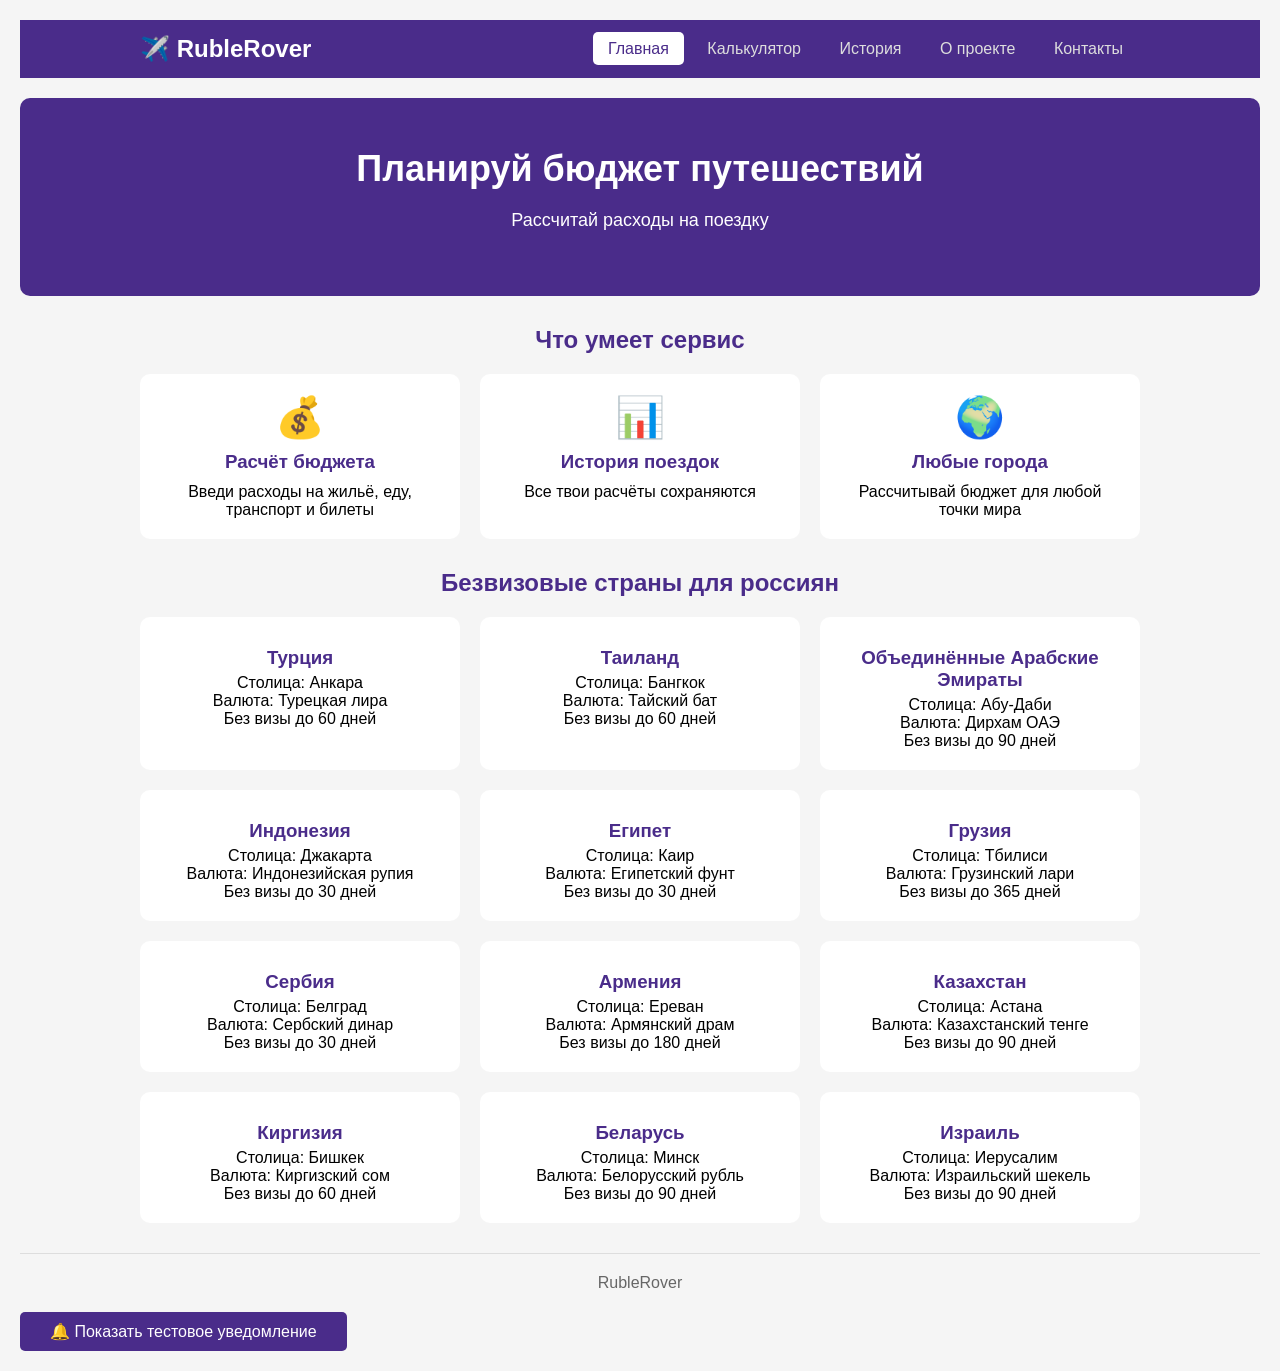
<file: index.html>
<!DOCTYPE html>
<html lang="ru">
<head>
    <meta charset="UTF-8">
    <meta name="viewport" content="width=device-width, initial-scale=1.0">
    <title>RubleRover | Главная</title>
    <link rel="manifest" href="manifest.json">
    <link rel="stylesheet" href="style.css">
</head>
<body>
<!-- Кнопка установки приложения -->
<button id="installButton" style="display:none; position:fixed; bottom:20px; right:20px; padding:14px 28px; background:#4a2c8a; color:white; border:none; border-radius:50px; font-size:16px; font-weight:bold; cursor:pointer; box-shadow:0 4px 15px rgba(74,44,138,0.4); z-index:999;">
    📱 Установить приложение
</button>
    <header>
        <div class="header-content">
            <div class="logo">✈️ RubleRover</div>
            <nav>
                <a href="index.html" class="active">Главная</a>
                <a href="calculator.html">Калькулятор</a>
                <a href="history.html">История</a>
                <a href="about.html">О проекте</a>
                <a href="contacts.html">Контакты</a>
            </nav>
        </div>
    </header>

    <div class="banner">
        <h1>Планируй бюджет путешествий</h1>
        <p>Рассчитай расходы на поездку</p>
    </div>

    <div class="features">
        <h2>Что умеет сервис</h2>
        <div class="features-grid">
            <div class="feature-card">
                <div class="icon">💰</div>
                <h3>Расчёт бюджета</h3>
                <p>Введи расходы на жильё, еду, транспорт и билеты</p>
            </div>
            <div class="feature-card">
                <div class="icon">📊</div>
                <h3>История поездок</h3>
                <p>Все твои расчёты сохраняются</p>
            </div>
            <div class="feature-card">
                <div class="icon">🌍</div>
                <h3>Любые города</h3>
                <p>Рассчитывай бюджет для любой точки мира</p>
            </div>
        </div>
    </div>

    <div class="countries">
        <h2>Безвизовые страны для россиян</h2>
        <div class="countries-grid">
            <div class="country-card">
                <h3>Турция</h3>
                <p>Столица: Анкара</p>
                <p>Валюта: Турецкая лира</p>
                <p>Без визы до 60 дней</p>
            </div>
            <div class="country-card">
                <h3>Таиланд</h3>
                <p>Столица: Бангкок</p>
                <p>Валюта: Тайский бат</p>
                <p>Без визы до 60 дней</p>
            </div>
            <div class="country-card">
                <h3>Объединённые Арабские Эмираты</h3>
                <p>Столица: Абу-Даби</p>
                <p>Валюта: Дирхам ОАЭ</p>
                <p>Без визы до 90 дней</p>
            </div>
            <div class="country-card">
                <h3>Индонезия</h3>
                <p>Столица: Джакарта</p>
                <p>Валюта: Индонезийская рупия</p>
                <p>Без визы до 30 дней</p>
            </div>
            <div class="country-card">
                <h3>Египет</h3>
                <p>Столица: Каир</p>
                <p>Валюта: Египетский фунт</p>
                <p>Без визы до 30 дней</p>
            </div>
            <div class="country-card">
                <h3>Грузия</h3>
                <p>Столица: Тбилиси</p>
                <p>Валюта: Грузинский лари</p>
                <p>Без визы до 365 дней</p>
            </div>
            <div class="country-card">
                <h3>Сербия</h3>
                <p>Столица: Белград</p>
                <p>Валюта: Сербский динар</p>
                <p>Без визы до 30 дней</p>
            </div>
            <div class="country-card">
                <h3>Армения</h3>
                <p>Столица: Ереван</p>
                <p>Валюта: Армянский драм</p>
                <p>Без визы до 180 дней</p>
            </div>
            <div class="country-card">
                <h3>Казахстан</h3>
                <p>Столица: Астана</p>
                <p>Валюта: Казахстанский тенге</p>
                <p>Без визы до 90 дней</p>
            </div>
            <div class="country-card">
                <h3>Киргизия</h3>
                <p>Столица: Бишкек</p>
                <p>Валюта: Киргизский сом</p>
                <p>Без визы до 60 дней</p>
            </div>
            <div class="country-card">
                <h3>Беларусь</h3>
                <p>Столица: Минск</p>
                <p>Валюта: Белорусский рубль</p>
                <p>Без визы до 90 дней</p>
            </div>
            <div class="country-card">
                <h3>Израиль</h3>
                <p>Столица: Иерусалим</p>
                <p>Валюта: Израильский шекель</p>
                <p>Без визы до 90 дней</p>
            </div>
        </div>
    </div>

    <footer>
        <p> RubleRover</p>
    </footer>

    <!-- ===== СКРИПТ РЕГИСТРАЦИИ SERVICE WORKER (ДОБАВЛЕН) ===== -->
    <script>
        if ('serviceWorker' in navigator) {
            navigator.serviceWorker.register('/rublerover/sw.js')
                .then(registration => {
                    console.log('✅ Service Worker зарегистрирован:', registration);
                })
                .catch(error => {
                    console.error('❌ Ошибка регистрации Service Worker:', error);
                });
        }
    </script>

    <!-- ===== ОСТАЛЬНЫЕ СКРИПТЫ (БЕЗ ИЗМЕНЕНИЙ) ===== -->
    <script>
        let deferredPrompt;

        window.addEventListener('beforeinstallprompt', (e) => {
            e.preventDefault();
            deferredPrompt = e;
            const installBtn = document.getElementById('installButton');
            installBtn.style.display = 'block';
        });

        document.getElementById('installButton').addEventListener('click', async () => {
            if (deferredPrompt) {
                deferredPrompt.prompt();
                const result = await deferredPrompt.userChoice;
                console.log('Результат:', result.outcome);
                deferredPrompt = null;
                document.getElementById('installButton').style.display = 'none';
            }
        });

        window.addEventListener('appinstalled', () => {
            document.getElementById('installButton').style.display = 'none';
        });
    </script>

    <!-- Кнопка для теста уведомления -->
    <button id="notifyBtn" class="btn">🔔 Показать тестовое уведомление</button>

    <script>
        function requestNotificationPermission() {
            if (!("Notification" in window)) {
                alert("Этот браузер не поддерживает уведомления");
                return;
            }
            Notification.requestPermission().then(permission => {
                if (permission === "granted") {
                    console.log("Разрешение на уведомления получено!");
                    showNotification("✅ Уведомления включены!", "Теперь вы будете получать уведомления от RubleRover");
                } else {
                    console.log("Разрешение на уведомления отклонено");
                }
            });
        }

        function showNotification(title, body) {
            if (!("Notification" in window) || Notification.permission !== "granted") {
                alert("Сначала разрешите уведомления!");
                return;
            }
            const options = {
                body: body || "Привет от RubleRover!",
                icon: "/icon-192.png",
                badge: "/icon-192.png",
                vibrate: [200, 100, 200],
                requireInteraction: true,
                data: {
                    url: "/"
                }
            };
            navigator.serviceWorker.ready.then(registration => {
                registration.showNotification(title || "🔔 RubleRover", options);
            });
        }

        if ("Notification" in window && Notification.permission === "default") {
            setTimeout(() => {
                if (confirm("Хотите включить уведомления от RubleRover?")) {
                    requestNotificationPermission();
                }
            }, 3000);
        }

        document.addEventListener('DOMContentLoaded', function() {
            const btn = document.getElementById('notifyBtn');
            if (btn) {
                btn.addEventListener('click', function() {
                    if (Notification.permission === "granted") {
                        showNotification("🔔 Тестовое уведомление", "Это уведомление от RubleRover!");
                    } else {
                        requestNotificationPermission();
                    }
                });
            }
        });
    </script>
</body>
</html>
</file>
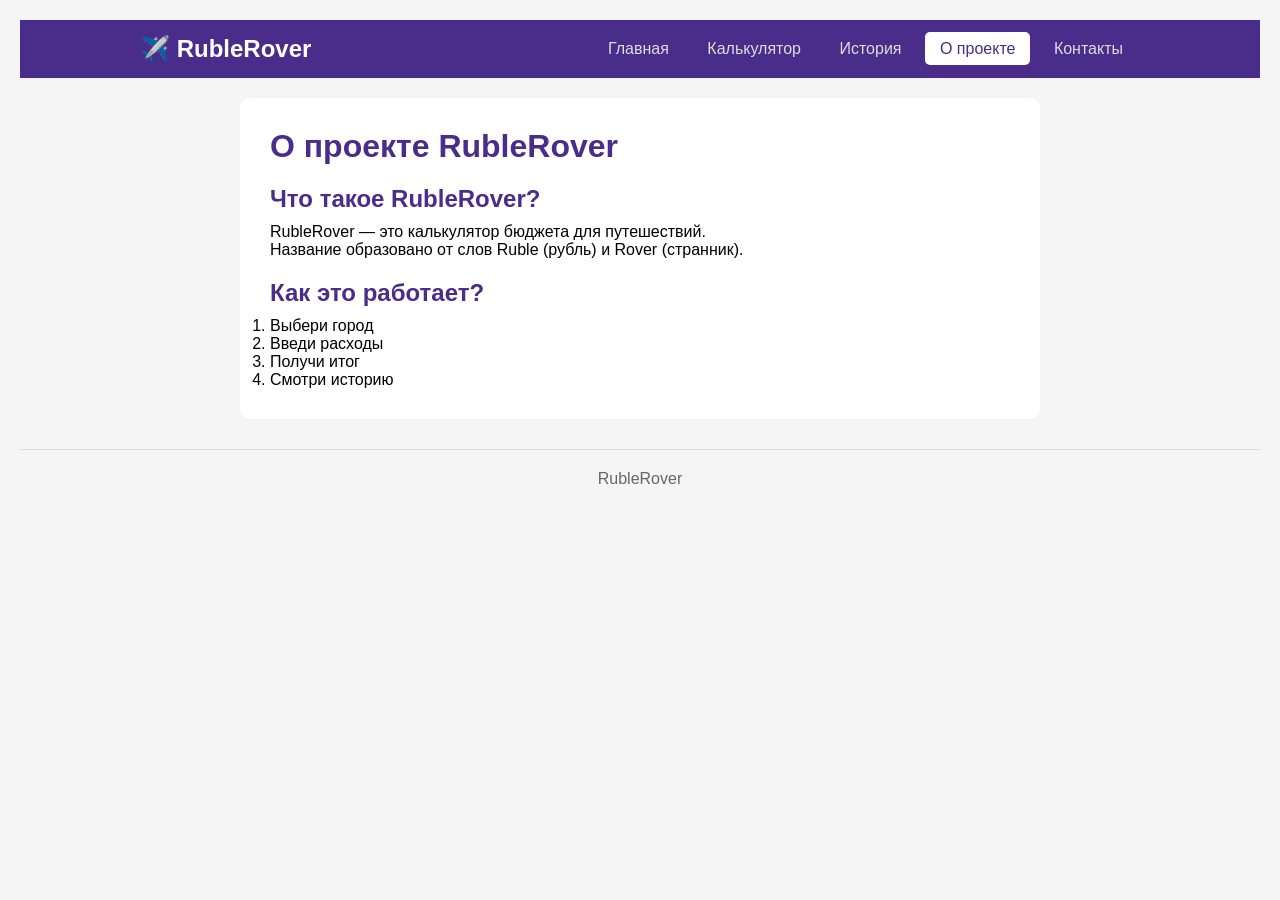
<file: about.html>
<!DOCTYPE html>
<html lang="ru">
<head>
    <meta charset="UTF-8">
    <meta name="viewport" content="width=device-width, initial-scale=1.0">
    <title>RubleRover | О проекте</title>
    <link rel="manifest" href="manifest.json">
    <link rel="stylesheet" href="style.css">
</head>
<body>
<!-- Кнопка установки приложения -->
<button id="installButton" style="display:none; position:fixed; bottom:20px; right:20px; padding:14px 28px; background:#4a2c8a; color:white; border:none; border-radius:50px; font-size:16px; font-weight:bold; cursor:pointer; box-shadow:0 4px 15px rgba(74,44,138,0.4); z-index:999;">
    📱 Установить приложение
</button>
    <header>
        <div class="header-content">
            <div class="logo">✈️ RubleRover</div>
            <nav>
                <a href="index.html">Главная</a>
                <a href="calculator.html">Калькулятор</a>
                <a href="history.html">История</a>
                <a href="about.html" class="active">О проекте</a>
                <a href="contacts.html">Контакты</a>
            </nav>
        </div>
    </header>

    <div class="container">
        <h1>О проекте RubleRover</h1>
        
        <h2>Что такое RubleRover?</h2>
        <p>RubleRover — это калькулятор бюджета для путешествий.</p>
        <p>Название образовано от слов Ruble (рубль) и Rover (странник).</p>

        <h2>Как это работает?</h2>
        <ol>
            <li>Выбери город</li>
            <li>Введи расходы</li>
            <li>Получи итог</li>
            <li>Смотри историю</li>
        </ol>
    </div>

    <footer>
        <p> RubleRover</p>
    </footer>

    <script>
        let deferredPrompt;

        window.addEventListener('beforeinstallprompt', (e) => {
            e.preventDefault();
            deferredPrompt = e;
            const installBtn = document.getElementById('installButton');
            installBtn.style.display = 'block';
        });

        document.getElementById('installButton').addEventListener('click', async () => {
            if (deferredPrompt) {
                deferredPrompt.prompt();
                const result = await deferredPrompt.userChoice;
                console.log('Результат:', result.outcome);
                deferredPrompt = null;
                document.getElementById('installButton').style.display = 'none';
            }
        });

        window.addEventListener('appinstalled', () => {
            document.getElementById('installButton').style.display = 'none';
        });
    </script>

    <!-- ===== СКРИПТ РЕГИСТРАЦИИ SERVICE WORKER ===== -->
    <script>
        if ('serviceWorker' in navigator) {
            navigator.serviceWorker.register('/rublerover/sw.js')
                .then(registration => {
                    console.log('✅ Service Worker зарегистрирован');
                })
                .catch(error => {
                    console.error('❌ Ошибка регистрации Service Worker:', error);
                });
        }
    </script>
</body>
</html>
</file>
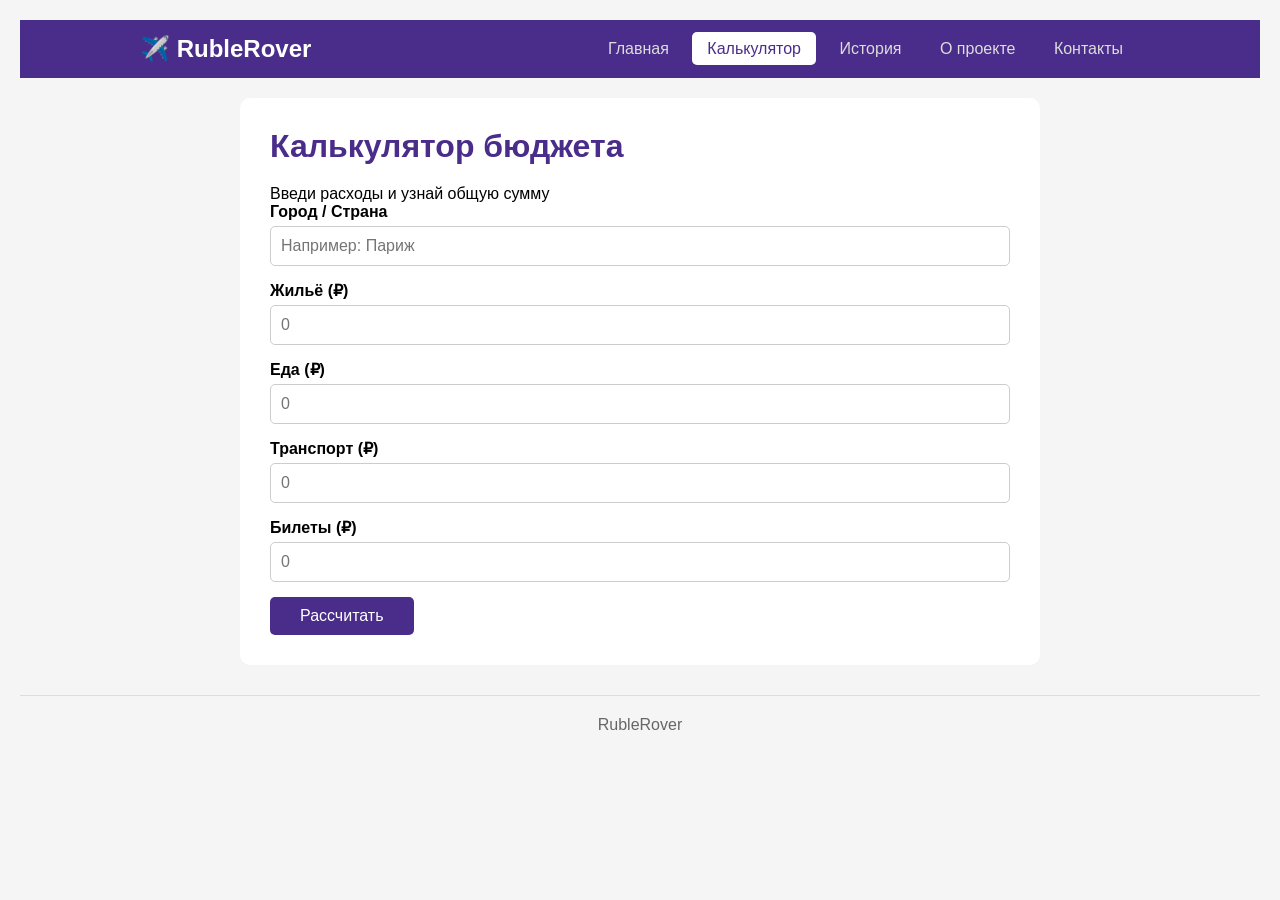
<file: calculator.html>
<!DOCTYPE html>
<html lang="ru">
<head>
    <meta charset="UTF-8">
    <meta name="viewport" content="width=device-width, initial-scale=1.0">
    <title>RubleRover | Калькулятор</title>
    <link rel="manifest" href="manifest.json">
    <link rel="stylesheet" href="style.css">
</head>
<body>
<!-- Кнопка установки приложения -->
<button id="installButton" style="display:none; position:fixed; bottom:20px; right:20px; padding:14px 28px; background:#4a2c8a; color:white; border:none; border-radius:50px; font-size:16px; font-weight:bold; cursor:pointer; box-shadow:0 4px 15px rgba(74,44,138,0.4); z-index:999;">
    📱 Установить приложение
</button>
    <header>
        <div class="header-content">
            <div class="logo">✈️ RubleRover</div>
            <nav>
                <a href="index.html">Главная</a>
                <a href="calculator.html" class="active">Калькулятор</a>
                <a href="history.html">История</a>
                <a href="about.html">О проекте</a>
                <a href="contacts.html">Контакты</a>
            </nav>
        </div>
    </header>

    <div class="container">
        <h1>Калькулятор бюджета</h1>
        <p>Введи расходы и узнай общую сумму</p>

        <form id="budgetForm">
            <div class="form-group">
                <label>Город / Страна</label>
                <input type="text" id="city" placeholder="Например: Париж" required>
            </div>
            <div class="form-group">
                <label>Жильё (₽)</label>
                <input type="number" id="housing" placeholder="0" min="0" required>
            </div>
            <div class="form-group">
                <label>Еда (₽)</label>
                <input type="number" id="food" placeholder="0" min="0" required>
            </div>
            <div class="form-group">
                <label>Транспорт (₽)</label>
                <input type="number" id="transport" placeholder="0" min="0" required>
            </div>
            <div class="form-group">
                <label>Билеты (₽)</label>
                <input type="number" id="tickets" placeholder="0" min="0" required>
            </div>
            <button type="submit" class="btn">Рассчитать</button>
        </form>

        <div id="result" style="display:none;">
            <h3>Результат</h3>
            <p id="resultCity"></p>
            <div class="result-item"><span>Жильё</span> <span id="resultHousing">0 ₽</span></div>
            <div class="result-item"><span>Еда</span> <span id="resultFood">0 ₽</span></div>
            <div class="result-item"><span>Транспорт</span> <span id="resultTransport">0 ₽</span></div>
            <div class="result-item"><span>Билеты</span> <span id="resultTickets">0 ₽</span></div>
            <div class="result-item total"><span>ИТОГО</span> <span id="resultTotal">0 ₽</span></div>
        </div>
    </div>

    <footer>
        <p> RubleRover</p>
    </footer>

    <script>
        document.getElementById('budgetForm').onsubmit = function(e) {
            e.preventDefault();
            
            let city = document.getElementById('city').value;
            let housing = Number(document.getElementById('housing').value) || 0;
            let food = Number(document.getElementById('food').value) || 0;
            let transport = Number(document.getElementById('transport').value) || 0;
            let tickets = Number(document.getElementById('tickets').value) || 0;
            let total = housing + food + transport + tickets;

            document.getElementById('resultCity').textContent = '✈️ ' + city;
            document.getElementById('resultHousing').textContent = housing + ' ₽';
            document.getElementById('resultFood').textContent = food + ' ₽';
            document.getElementById('resultTransport').textContent = transport + ' ₽';
            document.getElementById('resultTickets').textContent = tickets + ' ₽';
            document.getElementById('resultTotal').textContent = total + ' ₽';
            document.getElementById('result').style.display = 'block';
        };
    </script>

    <script>
        let deferredPrompt;

        window.addEventListener('beforeinstallprompt', (e) => {
            e.preventDefault();
            deferredPrompt = e;
            const installBtn = document.getElementById('installButton');
            installBtn.style.display = 'block';
        });

        document.getElementById('installButton').addEventListener('click', async () => {
            if (deferredPrompt) {
                deferredPrompt.prompt();
                const result = await deferredPrompt.userChoice;
                console.log('Результат:', result.outcome);
                deferredPrompt = null;
                document.getElementById('installButton').style.display = 'none';
            }
        });

        window.addEventListener('appinstalled', () => {
            document.getElementById('installButton').style.display = 'none';
        });
    </script>

    <!-- ===== СКРИПТ РЕГИСТРАЦИИ SERVICE WORKER ===== -->
    <script>
        if ('serviceWorker' in navigator) {
            navigator.serviceWorker.register('/rublerover/sw.js')
                .then(registration => {
                    console.log('✅ Service Worker зарегистрирован');
                })
                .catch(error => {
                    console.error('❌ Ошибка регистрации Service Worker:', error);
                });
        }
    </script>
</body>
</html>
</file>
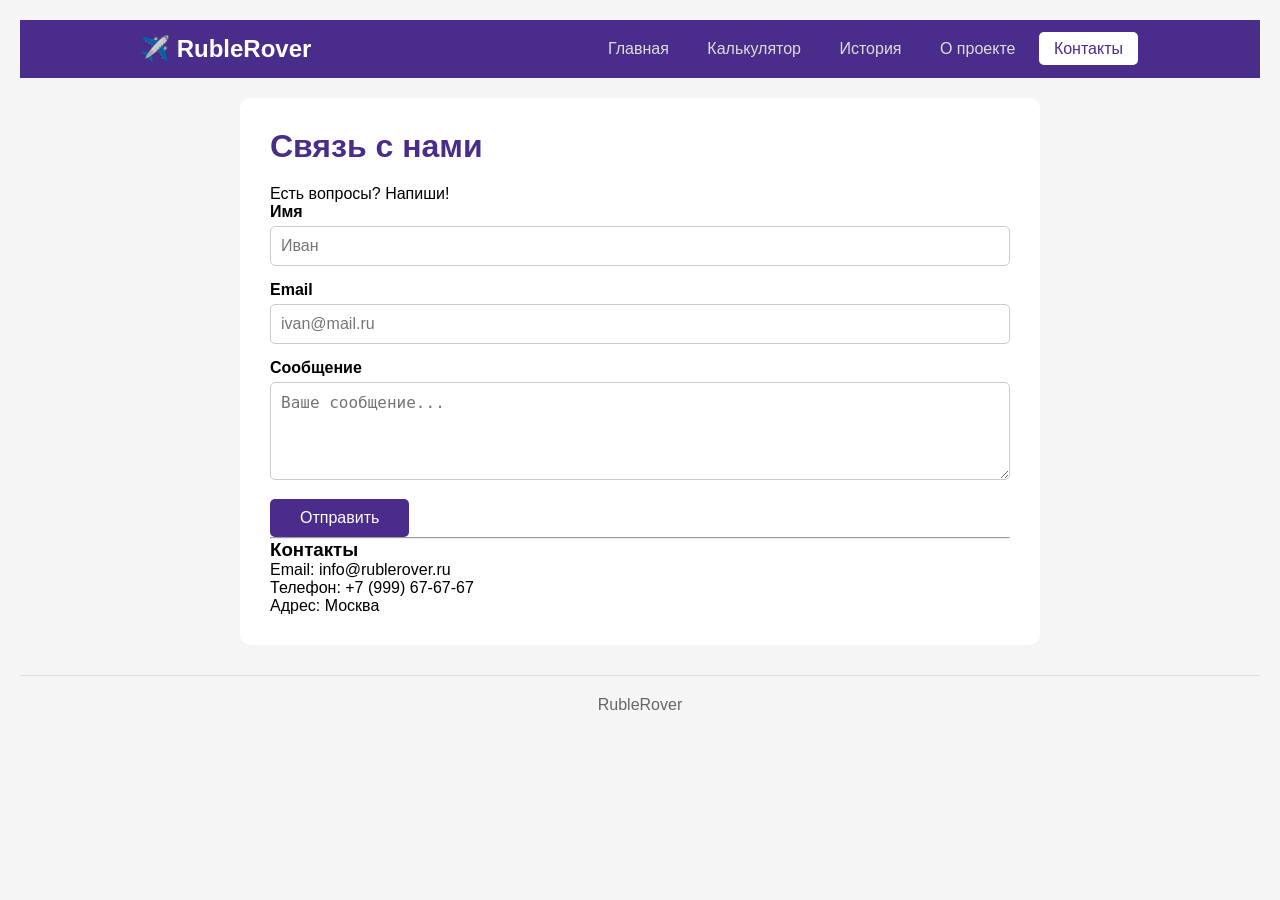
<file: contacts.html>
<!DOCTYPE html>
<html lang="ru">
<head>
    <meta charset="UTF-8">
    <meta name="viewport" content="width=device-width, initial-scale=1.0">
    <title>RubleRover | Контакты</title>
    <link rel="manifest" href="manifest.json">
    <link rel="stylesheet" href="style.css">
</head>
<body>
<!-- Кнопка установки приложения -->
<button id="installButton" style="display:none; position:fixed; bottom:20px; right:20px; padding:14px 28px; background:#4a2c8a; color:white; border:none; border-radius:50px; font-size:16px; font-weight:bold; cursor:pointer; box-shadow:0 4px 15px rgba(74,44,138,0.4); z-index:999;">
    📱 Установить приложение
</button>
    <header>
        <div class="header-content">
            <div class="logo">✈️ RubleRover</div>
            <nav>
                <a href="index.html">Главная</a>
                <a href="calculator.html">Калькулятор</a>
                <a href="history.html">История</a>
                <a href="about.html">О проекте</a>
                <a href="contacts.html" class="active">Контакты</a>
            </nav>
        </div>
    </header>

    <div class="container">
        <h1>Связь с нами</h1>
        <p>Есть вопросы? Напиши!</p>

        <form id="contactForm">
            <div class="form-group">
                <label>Имя</label>
                <input type="text" id="name" placeholder="Иван" required>
            </div>
            <div class="form-group">
                <label>Email</label>
                <input type="email" id="email" placeholder="ivan@mail.ru" required>
            </div>
            <div class="form-group">
                <label>Сообщение</label>
                <textarea id="message" rows="4" placeholder="Ваше сообщение..." required></textarea>
            </div>
            <button type="submit" class="btn">Отправить</button>
        </form>

        <div id="contactResult" style="display:none;">
            <p>✅ Спасибо! Сообщение отправлено.</p>
        </div>

        <hr>
        <h3>Контакты</h3>
        <p>Email: info@rublerover.ru</p>
        <p>Телефон: +7 (999) 67-67-67</p>
        <p>Адрес: Москва</p>
    </div>

    <footer>
        <p> RubleRover</p>
    </footer>

    <script>
        document.getElementById('contactForm').onsubmit = function(e) {
            e.preventDefault();
            document.getElementById('contactResult').style.display = 'block';
            this.reset();
            setTimeout(function() {
                document.getElementById('contactResult').style.display = 'none';
            }, 3000);
        };
    </script>

    <script>
        let deferredPrompt;

        window.addEventListener('beforeinstallprompt', (e) => {
            e.preventDefault();
            deferredPrompt = e;
            const installBtn = document.getElementById('installButton');
            installBtn.style.display = 'block';
        });

        document.getElementById('installButton').addEventListener('click', async () => {
            if (deferredPrompt) {
                deferredPrompt.prompt();
                const result = await deferredPrompt.userChoice;
                console.log('Результат:', result.outcome);
                deferredPrompt = null;
                document.getElementById('installButton').style.display = 'none';
            }
        });

        window.addEventListener('appinstalled', () => {
            document.getElementById('installButton').style.display = 'none';
        });
    </script>

    <!-- ===== СКРИПТ РЕГИСТРАЦИИ SERVICE WORKER ===== -->
    <script>
        if ('serviceWorker' in navigator) {
            navigator.serviceWorker.register('/rublerover/sw.js')
                .then(registration => {
                    console.log('✅ Service Worker зарегистрирован');
                })
                .catch(error => {
                    console.error('❌ Ошибка регистрации Service Worker:', error);
                });
        }
    </script>
</body>
</html>
</file>
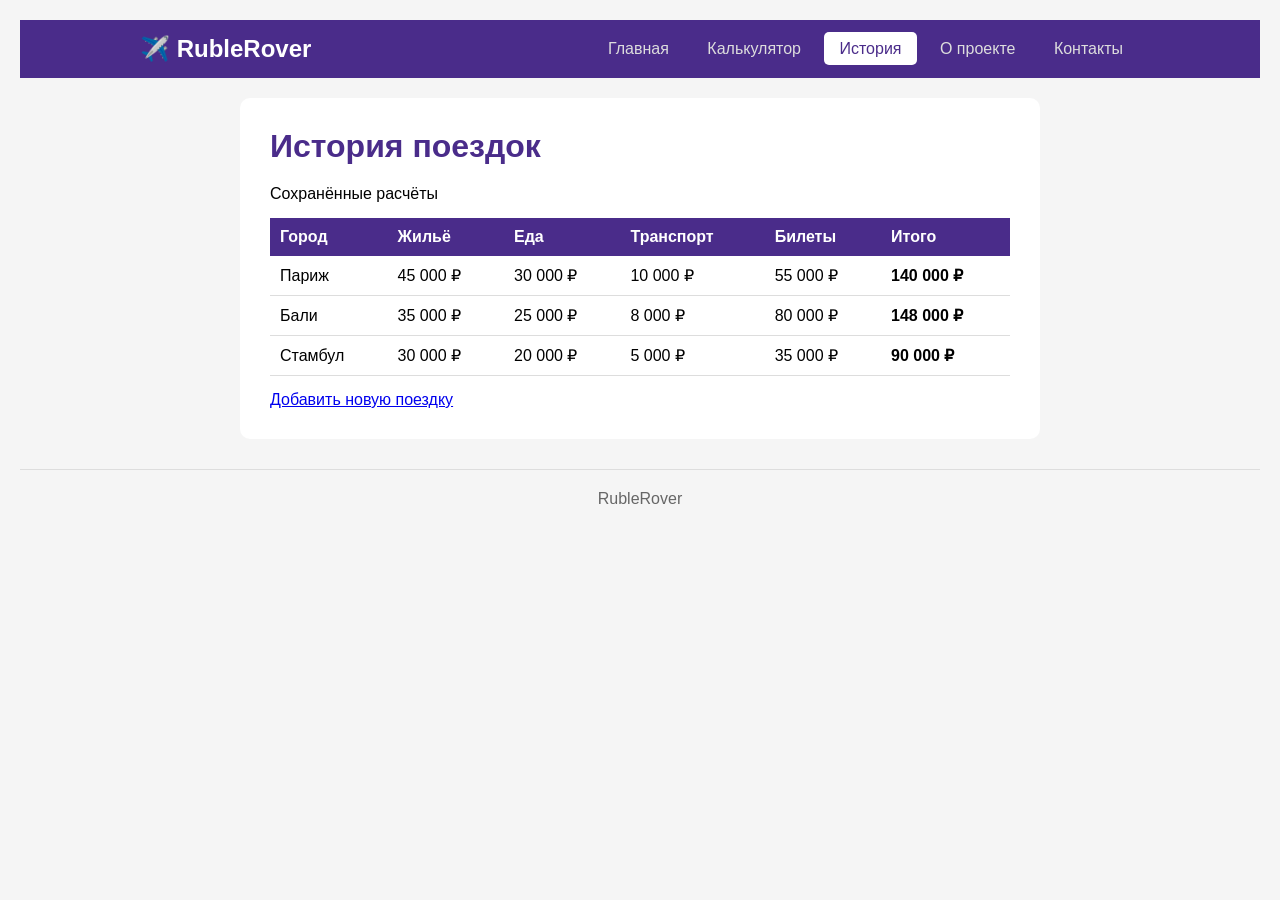
<file: history.html>
<!DOCTYPE html>
<html lang="ru">
<head>
    <meta charset="UTF-8">
    <meta name="viewport" content="width=device-width, initial-scale=1.0">
    <title>RubleRover | История</title>
    <link rel="manifest" href="manifest.json">
    <link rel="stylesheet" href="style.css">
</head>
<body>
<!-- Кнопка установки приложения -->
<button id="installButton" style="display:none; position:fixed; bottom:20px; right:20px; padding:14px 28px; background:#4a2c8a; color:white; border:none; border-radius:50px; font-size:16px; font-weight:bold; cursor:pointer; box-shadow:0 4px 15px rgba(74,44,138,0.4); z-index:999;">
    📱 Установить приложение
</button>
    <header>
        <div class="header-content">
            <div class="logo">✈️ RubleRover</div>
            <nav>
                <a href="index.html">Главная</a>
                <a href="calculator.html">Калькулятор</a>
                <a href="history.html" class="active">История</a>
                <a href="about.html">О проекте</a>
                <a href="contacts.html">Контакты</a>
            </nav>
        </div>
    </header>

    <div class="container">
        <h1>История поездок</h1>
        <p>Сохранённые расчёты</p>

        <table>
            <thead>
                <tr>
                    <th>Город</th>
                    <th>Жильё</th>
                    <th>Еда</th>
                    <th>Транспорт</th>
                    <th>Билеты</th>
                    <th>Итого</th>
                </tr>
            </thead>
            <tbody>
                <tr>
                    <td>Париж</td>
                    <td>45 000 ₽</td>
                    <td>30 000 ₽</td>
                    <td>10 000 ₽</td>
                    <td>55 000 ₽</td>
                    <td><strong>140 000 ₽</strong></td>
                </tr>
                <tr>
                    <td>Бали</td>
                    <td>35 000 ₽</td>
                    <td>25 000 ₽</td>
                    <td>8 000 ₽</td>
                    <td>80 000 ₽</td>
                    <td><strong>148 000 ₽</strong></td>
                </tr>
                <tr>
                    <td>Стамбул</td>
                    <td>30 000 ₽</td>
                    <td>20 000 ₽</td>
                    <td>5 000 ₽</td>
                    <td>35 000 ₽</td>
                    <td><strong>90 000 ₽</strong></td>
                </tr>
            </tbody>
        </table>

        <p><a href="calculator.html">Добавить новую поездку</a></p>
    </div>

    <footer>
        <p> RubleRover</p>
    </footer>

    <script>
        let deferredPrompt;

        window.addEventListener('beforeinstallprompt', (e) => {
            e.preventDefault();
            deferredPrompt = e;
            const installBtn = document.getElementById('installButton');
            installBtn.style.display = 'block';
        });

        document.getElementById('installButton').addEventListener('click', async () => {
            if (deferredPrompt) {
                deferredPrompt.prompt();
                const result = await deferredPrompt.userChoice;
                console.log('Результат:', result.outcome);
                deferredPrompt = null;
                document.getElementById('installButton').style.display = 'none';
            }
        });

        window.addEventListener('appinstalled', () => {
            document.getElementById('installButton').style.display = 'none';
        });
    </script>

    <!-- ===== СКРИПТ РЕГИСТРАЦИИ SERVICE WORKER ===== -->
    <script>
        if ('serviceWorker' in navigator) {
            navigator.serviceWorker.register('/rublerover/sw.js')
                .then(registration => {
                    console.log('✅ Service Worker зарегистрирован');
                })
                .catch(error => {
                    console.error('❌ Ошибка регистрации Service Worker:', error);
                });
        }
    </script>
</body>
</html>
</file>
<file: style.css>
/* Общие стили */
* {
    margin: 0;
    padding: 0;
    box-sizing: border-box;
}

body {
    font-family: Arial, sans-serif;
    background: #f5f5f5;
    padding: 20px;
}

/* Шапка */
header {
    background: #4a2c8a;
    padding: 15px 20px;
    margin-bottom: 20px;
}

.header-content {
    max-width: 1000px;
    margin: 0 auto;
    display: flex;
    justify-content: space-between;
    align-items: center;
}

.logo {
    color: white;
    font-size: 24px;
    font-weight: bold;
}

nav a {
    color: #ddd;
    text-decoration: none;
    padding: 8px 15px;
    margin: 0 2px;
}

nav a.active {
    background: white;
    color: #4a2c8a;
    border-radius: 5px;
}

nav a:hover {
    background: #6b4ab0;
    color: white;
    border-radius: 5px;
}

/* Контейнер */
.container {
    max-width: 800px;
    margin: 0 auto;
    background: white;
    padding: 30px;
    border-radius: 10px;
}

h1 {
    color: #4a2c8a;
    margin-bottom: 20px;
}

h2 {
    color: #4a2c8a;
    margin: 20px 0 10px;
}

/* Формы */
.form-group {
    margin-bottom: 15px;
}

.form-group label {
    display: block;
    font-weight: bold;
    margin-bottom: 5px;
}

.form-group input,
.form-group textarea {
    width: 100%;
    padding: 10px;
    border: 1px solid #ccc;
    border-radius: 5px;
    font-size: 16px;
}

.btn {
    background: #4a2c8a;
    color: white;
    padding: 10px 30px;
    border: none;
    border-radius: 5px;
    cursor: pointer;
    font-size: 16px;
    text-decoration: none;
    display: inline-block;
}

.btn:hover {
    background: #371f6b;
}

/* Результат */
.result-item {
    display: flex;
    justify-content: space-between;
    padding: 8px 0;
    border-bottom: 1px solid #eee;
}

.result-item.total {
    font-weight: bold;
    font-size: 18px;
    border-bottom: 2px solid #4a2c8a;
    padding-top: 10px;
}

/* Таблица */
table {
    width: 100%;
    border-collapse: collapse;
    margin: 15px 0;
}

th {
    background: #4a2c8a;
    color: white;
    padding: 10px;
    text-align: left;
}

td {
    padding: 10px;
    border-bottom: 1px solid #ddd;
}

tr:hover td {
    background: #f0edf7;
}

/* Баннер */
.banner {
    background: #4a2c8a;
    color: white;
    padding: 50px 20px;
    text-align: center;
    border-radius: 10px;
    margin-bottom: 30px;
}

.banner h1 {
    color: white;
    font-size: 36px;
}

.banner p {
    font-size: 18px;
    margin: 15px 0;
}

/* Особенности */
.features {
    max-width: 1000px;
    margin: 0 auto 30px;
}

.features h2 {
    text-align: center;
    color: #4a2c8a;
}

.features-grid {
    display: grid;
    grid-template-columns: repeat(3, 1fr);
    gap: 20px;
    margin-top: 20px;
}

.feature-card {
    background: white;
    padding: 20px;
    border-radius: 10px;
    text-align: center;
}

.feature-card .icon {
    font-size: 40px;
}

.feature-card h3 {
    color: #4a2c8a;
    margin: 10px 0;
}

/* Страны */
.countries {
    max-width: 1000px;
    margin: 0 auto 30px;
}

.countries h2 {
    text-align: center;
    color: #4a2c8a;
}

.countries-grid {
    display: grid;
    grid-template-columns: repeat(3, 1fr);
    gap: 20px;
    margin-top: 20px;
}

.country-card {
    background: white;
    padding: 20px;
    border-radius: 10px;
    text-align: center;
}

.country-card .flag {
    font-size: 40px;
}

.country-card h3 {
    color: #4a2c8a;
    margin: 10px 0 5px;
}

/* Футер */
footer {
    text-align: center;
    padding: 20px;
    color: #666;
    border-top: 1px solid #ddd;
    margin-top: 30px;
}

/* Адаптив */
@media (max-width: 700px) {
    .features-grid,
    .countries-grid {
        grid-template-columns: 1fr 1fr;
    }
    
    .header-content {
        flex-direction: column;
        gap: 15px;
    }
}

@media (max-width: 480px) {
    .features-grid,
    .countries-grid {
        grid-template-columns: 1fr;
    }
    
    nav a {
        padding: 5px 10px;
        font-size: 14px;
    }
}
</file>
